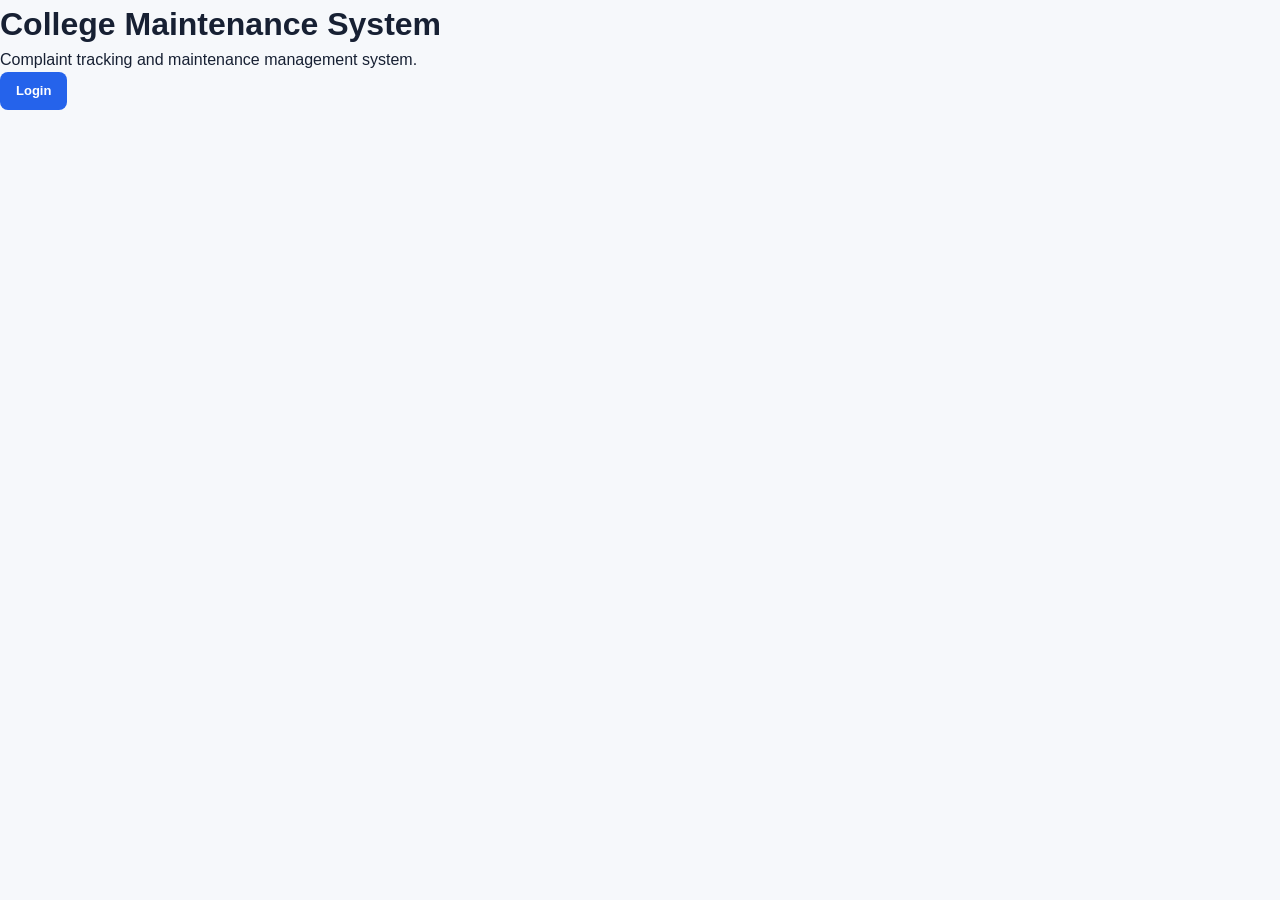
<file: frontend/index.html>
<!DOCTYPE html>
<html lang="en">
<head>
    <meta charset="UTF-8">
    <meta name="viewport" content="width=device-width, initial-scale=1.0">
    <title>College Maintenance System</title>
    <link rel="stylesheet" href="css/style.css">
</head>
<body>

    <main>
        <h1>College Maintenance System</h1>
        <p>Complaint tracking and maintenance management system.</p>

        <button onclick="window.location.href='login.html'">
            Login
        </button>
    </main>

</body>
</html>
</file>
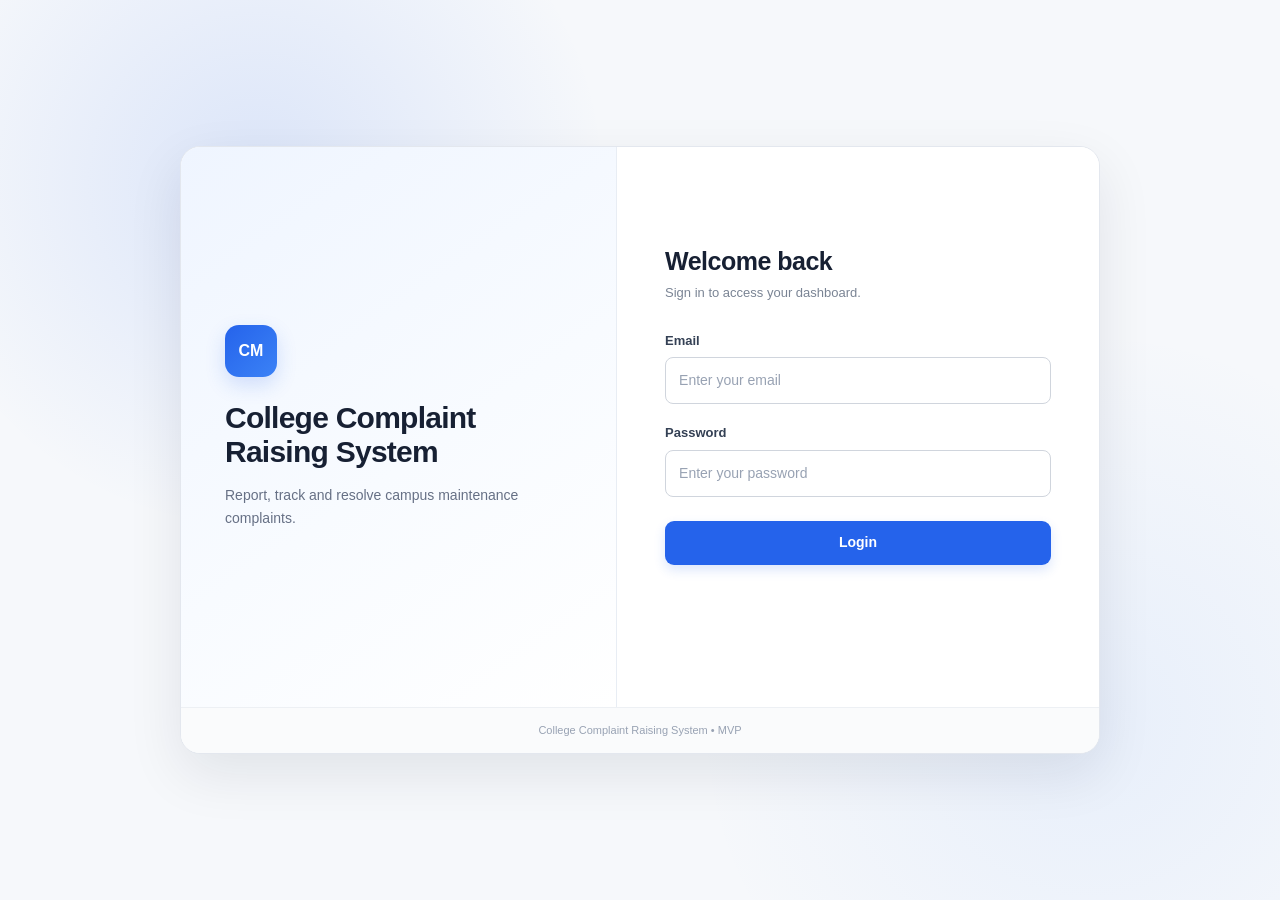
<file: frontend/admin.html>
<!DOCTYPE html>
<html lang="en">
<head>
    <meta charset="UTF-8">
    <meta name="viewport" content="width=device-width, initial-scale=1.0">

    <title>Admin Dashboard | College Maintenance System</title>

    <link rel="stylesheet" href="css/style.css">
</head>

<body class="admin-page">

<header class="admin-topbar">
    <div class="admin-topbar-inner">

        <div class="admin-brand">
            <div class="admin-brand-mark">CM</div>

            <div>
                <h1>College Maintenance System</h1>
                <p>Admin Dashboard</p>
            </div>
        </div>

        <button
            class="admin-btn admin-btn-danger"
            onclick="logout()"
        >
            Logout
        </button>

    </div>
</header>


<main class="admin-dashboard">

    <!-- OVERVIEW -->

    <section class="admin-welcome">
        <div>
            <span class="admin-eyebrow">ADMINISTRATION</span>

            <h2>Overview</h2>

            <p>
                Monitor complaints, services and system activity.
            </p>
        </div>
    </section>


    <!-- STATISTICS -->

    <section class="admin-section">

        <div class="admin-section-title">
            <div>
                <h3>Complaint Overview</h3>
                <p>Current status of all complaints.</p>
            </div>
        </div>

        <div id="stats" class="admin-stat-grid">

            <div class="admin-stat-card admin-stat-primary">
                <span>Total Complaints</span>
                <strong id="total">-</strong>
            </div>

            <div class="admin-stat-card">
                <span>Pending</span>
                <strong id="pending">-</strong>
            </div>

            <div class="admin-stat-card">
                <span>In Progress</span>
                <strong id="inProgress">-</strong>
            </div>

            <div class="admin-stat-card">
                <span>Resolved</span>
                <strong id="resolved">-</strong>
            </div>

            <div class="admin-stat-card">
                <span>Closed</span>
                <strong id="closed">-</strong>
            </div>

            <div class="admin-stat-card admin-stat-alert">
                <span>Escalated</span>
                <strong id="escalated">-</strong>
            </div>

        </div>

    </section>


    <!-- SERVICE BREAKDOWN -->

    <section class="admin-section">

        <div class="admin-section-title">
            <div>
                <h3>Service Breakdown</h3>
                <p>Complaints grouped by service.</p>
            </div>
        </div>

        <div class="admin-service-grid">

            <div class="admin-service-card">
                <div>
                    <span>Electrical</span>
                    <small>Maintenance service</small>
                </div>

                <strong id="electrical">-</strong>
            </div>

            <div class="admin-service-card">
                <div>
                    <span>Plumbing</span>
                    <small>Maintenance service</small>
                </div>

                <strong id="plumbing">-</strong>
            </div>

            <div class="admin-service-card">
                <div>
                    <span>Overdue</span>
                    <small>Requires attention</small>
                </div>

                <strong id="overdue">-</strong>
            </div>

        </div>

    </section>


    <!-- ALL COMPLAINTS -->

    <section class="admin-section">

        <div class="admin-section-header">

            <div class="admin-section-title">
                <div>
                    <h3>All Complaints</h3>
                    <p>Monitor every complaint in the system.</p>
                </div>
            </div>

            <button
                id="loadComplaints"
                class="admin-btn admin-btn-primary"
            >
                Load Complaints
            </button>

        </div>

        <div id="complaints" class="admin-complaints-list"></div>

    </section>


    <!-- USER MANAGEMENT -->

    <section class="admin-section">

        <div class="admin-section-header">

            <div class="admin-section-title">
                <div>
                    <h3>User Management</h3>
                    <p>View registered users and their roles.</p>
                </div>
            </div>

            <button
                id="loadUsers"
                class="admin-btn admin-btn-secondary"
            >
                Load Users
            </button>

        </div>

        <div id="users" class="admin-users"></div>

    </section>

</main>


<script src="js/api.js"></script>
<script src="js/auth.js"></script>
<script src="js/admin.js"></script>

</body>
</html>
</file>
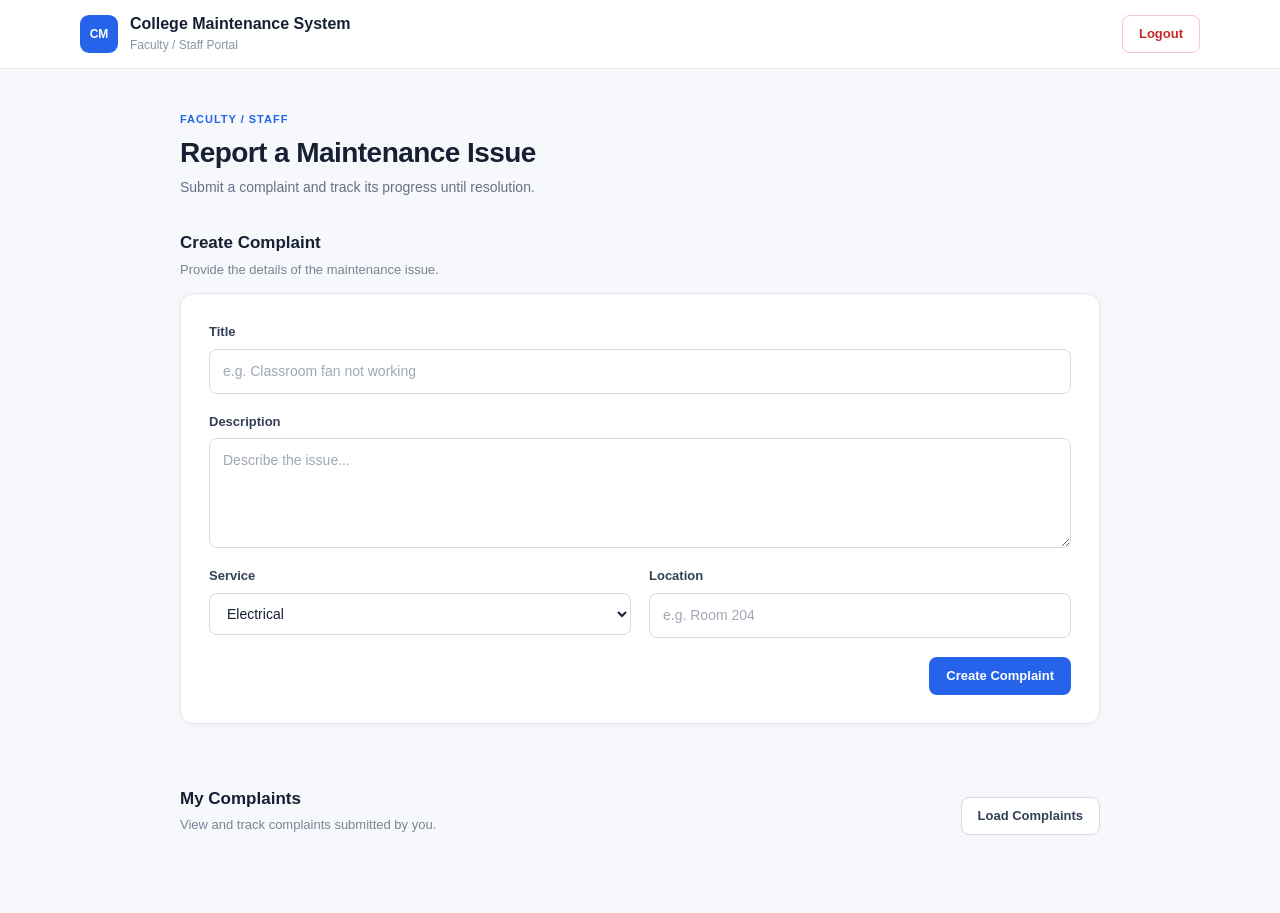
<file: frontend/faculty.html>
<!DOCTYPE html>
<html lang="en">
<head>
    <meta charset="UTF-8">
    <meta name="viewport" content="width=device-width, initial-scale=1.0">

    <title>Faculty / Staff | College Maintenance System</title>

    <link rel="stylesheet" href="css/style.css">
</head>

<body class="faculty-page">

<header class="role-topbar">
    <div class="role-topbar-inner">

        <div class="role-brand">
            <div class="role-brand-mark">CM</div>

            <div>
                <h1>College Maintenance System</h1>
                <p>Faculty / Staff Portal</p>
            </div>
        </div>

        <button
            class="role-btn role-btn-danger"
            onclick="logout()"
        >
            Logout
        </button>

    </div>
</header>


<main class="role-dashboard">

    <!-- WELCOME -->

    <section class="role-welcome">

        <span class="role-eyebrow">FACULTY / STAFF</span>

        <h2>Report a Maintenance Issue</h2>

        <p>
            Submit a complaint and track its progress until resolution.
        </p>

    </section>


    <!-- CREATE COMPLAINT -->

    <section class="role-section">

        <div class="role-section-heading">
            <div>
                <h3>Create Complaint</h3>
                <p>Provide the details of the maintenance issue.</p>
            </div>
        </div>

        <form id="complaintForm" class="complaint-form">

            <div class="form-field">
                <label for="title">Title</label>

                <input
                    type="text"
                    id="title"
                    placeholder="e.g. Classroom fan not working"
                    required
                >
            </div>


            <div class="form-field">
                <label for="description">Description</label>

                <textarea
                    id="description"
                    rows="4"
                    placeholder="Describe the issue..."
                    required
                ></textarea>
            </div>


            <div class="form-row">

                <div class="form-field">
                    <label for="service">Service</label>

                    <select id="service" required>
                        <option value="Electrical">Electrical</option>
                        <option value="Plumbing">Plumbing</option>
                    </select>
                </div>


                <div class="form-field">
                    <label for="location">Location</label>

                    <input
                        type="text"
                        id="location"
                        placeholder="e.g. Room 204"
                        required
                    >
                </div>

            </div>


            <div class="form-actions">

                <button
                    type="submit"
                    class="role-btn role-btn-primary"
                >
                    Create Complaint
                </button>

            </div>

        </form>

        <p id="message" class="role-message"></p>

    </section>


    <!-- MY COMPLAINTS -->

    <section class="role-section">

        <div class="role-section-heading role-section-header">

            <div>
                <h3>My Complaints</h3>

                <p>
                    View and track complaints submitted by you.
                </p>
            </div>

            <button
                id="loadComplaints"
                class="role-btn role-btn-secondary"
            >
                Load Complaints
            </button>

        </div>

        <div id="complaints" class="role-complaints-list"></div>

    </section>

</main>


<script src="js/api.js"></script>
<script src="js/auth.js"></script>
<script src="js/faculty.js"></script>

</body>
</html>
</file>
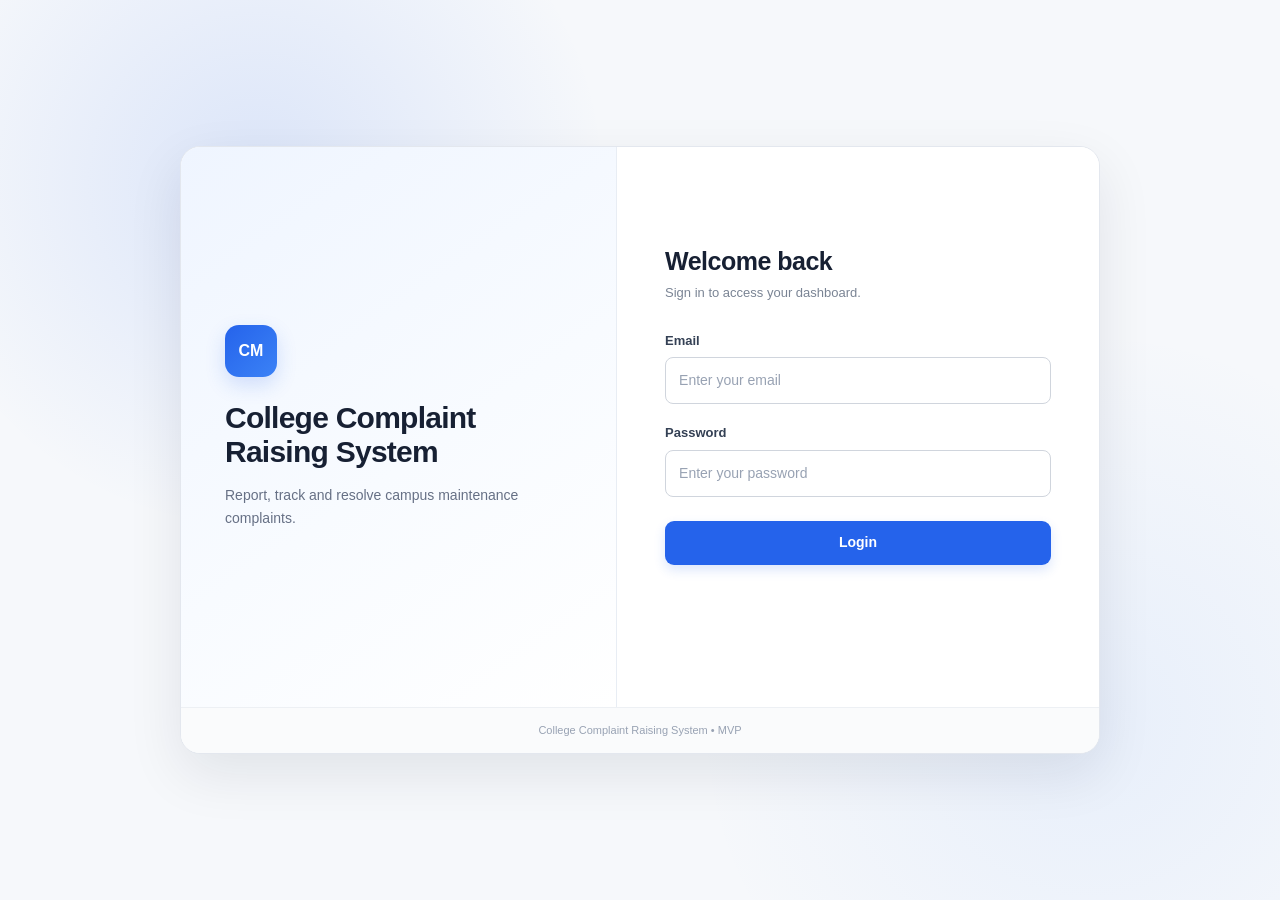
<file: frontend/incharge.html>
<!DOCTYPE html>
<html lang="en">
<head>
    <meta charset="UTF-8">
    <meta name="viewport" content="width=device-width, initial-scale=1.0">

    <title>Service Incharge | College Maintenance System</title>

    <link rel="stylesheet" href="css/style.css">
</head>

<body class="incharge-page">

<header class="role-topbar">

    <div class="role-topbar-inner">

        <div class="role-brand">
            <div class="role-brand-mark">CM</div>

            <div>
                <h1>College Maintenance System</h1>
                <p>Service Incharge Portal</p>
            </div>
        </div>

        <button
            class="role-btn role-btn-danger"
            onclick="logout()"
        >
            Logout
        </button>

    </div>

</header>


<main class="role-dashboard">

    <section class="role-welcome">

        <span class="role-eyebrow">SERVICE INCHARGE</span>

        <h2>Maintenance Operations</h2>

        <p>
            Review service complaints, assign technicians and monitor escalations.
        </p>

    </section>


    <!-- COMPLAINTS -->

    <section class="role-section">

        <div class="role-section-header">

            <div class="role-section-heading">
                <h3>Service Complaints</h3>

                <p>
                    Complaints assigned to your service area.
                </p>
            </div>

            <button
                id="loadComplaints"
                class="role-btn role-btn-primary"
            >
                Load Complaints
            </button>

        </div>


        <p id="message" class="role-message"></p>

        <div
            id="complaints"
            class="role-complaints-list"
        ></div>

    </section>


    <!-- ESCALATED -->

    <section class="role-section">

        <div class="role-section-header">

            <div class="role-section-heading">
                <h3>Escalated Complaints</h3>

                <p>
                    Complaints requiring additional attention.
                </p>
            </div>

            <button
                id="loadEscalated"
                class="role-btn role-btn-secondary"
            >
                Load Escalated
            </button>

        </div>


        <div
            id="escalatedComplaints"
            class="role-complaints-list"
        ></div>

    </section>

</main>


<script src="js/api.js"></script>
<script src="js/auth.js"></script>
<script src="js/incharge.js"></script>

</body>
</html>
</file>
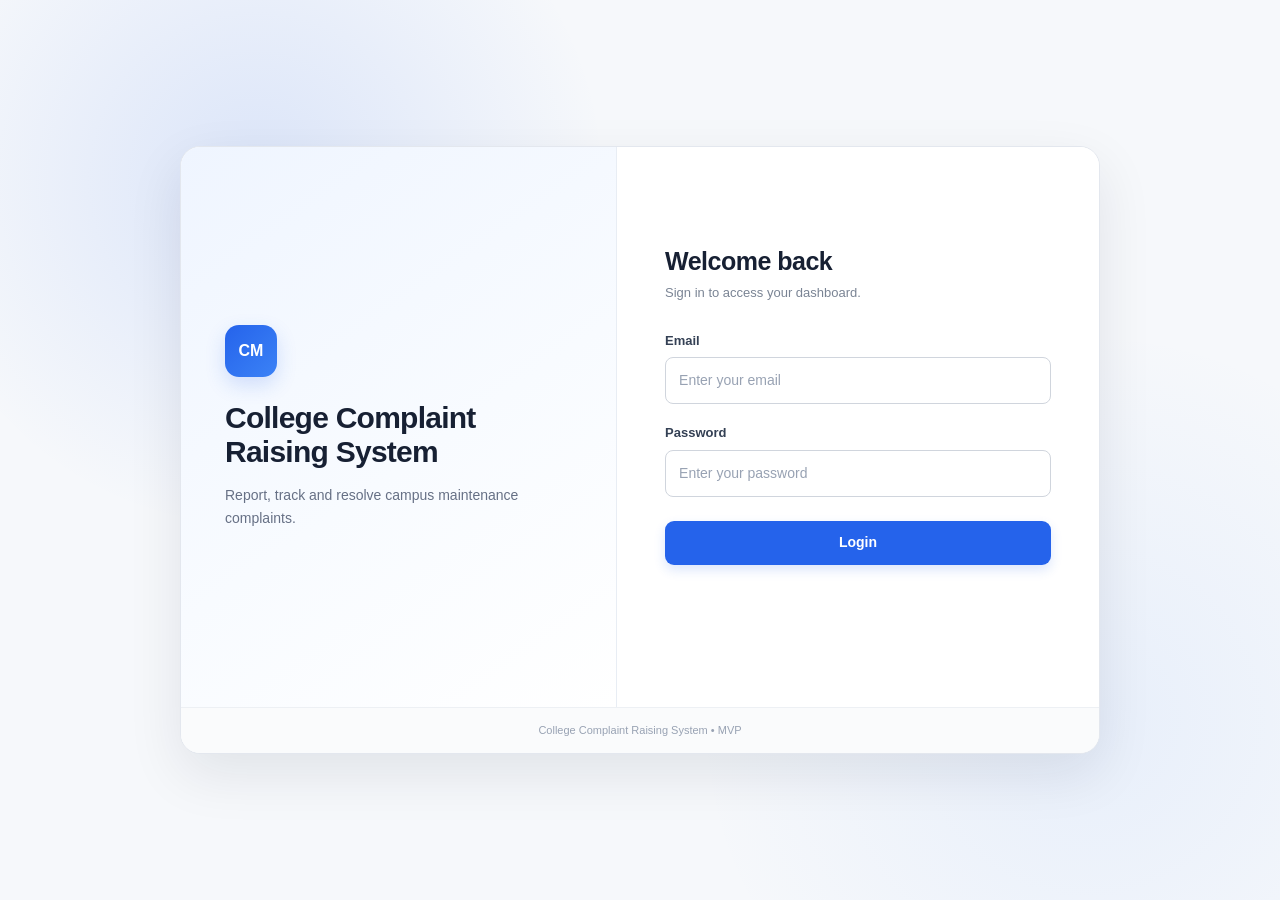
<file: frontend/login.html>
<!DOCTYPE html>
<html lang="en">
<head>
    <meta charset="UTF-8">
    <meta name="viewport" content="width=device-width, initial-scale=1.0">

    <title>Login | College Maintenance System</title>

    <link rel="stylesheet" href="css/style.css">
</head>

<body class="login-page">

    <div class="login-container">

        <div class="login-brand">
            <div class="brand-mark">CM</div>

            <h1>College Complaint Raising System</h1>

            <p>
                Report, track and resolve campus maintenance complaints.
            </p>
        </div>


        <div class="login-card">

            <h2>Welcome back</h2>

            <p class="login-subtitle">
                Sign in to access your dashboard.
            </p>

            <form id="loginForm">

                <label for="email">
                    Email
                </label>

                <input
                    type="email"
                    id="email"
                    placeholder="Enter your email"
                    required
                >


                <label for="password">
                    Password
                </label>

                <input
                    type="password"
                    id="password"
                    placeholder="Enter your password"
                    required
                >


                <button type="submit" class="login-button">
                    Login
                </button>

            </form>

            <p id="message"></p>

        </div>

        <p class="login-footer">
            College Complaint Raising System • MVP
        </p>

    </div>


    <script src="js/api.js"></script>
    <script src="js/auth.js"></script>

</body>
</html>
</file>
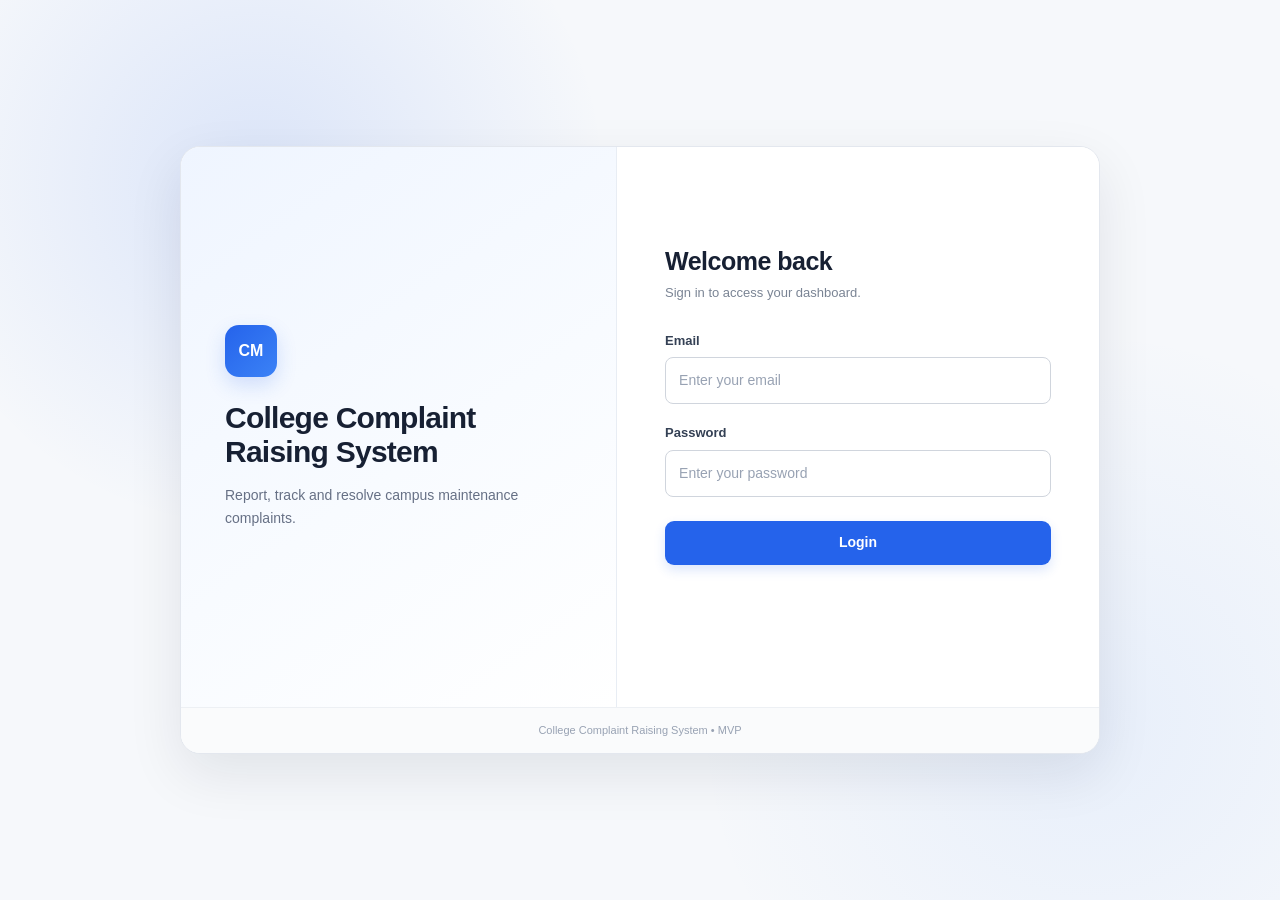
<file: frontend/technician.html>
<!DOCTYPE html>
<html lang="en">

<head>
    <meta charset="UTF-8">
    <meta name="viewport" content="width=device-width, initial-scale=1.0">

    <title>Technician | College Maintenance System</title>

    <link rel="stylesheet" href="css/style.css">
</head>

<body class="technician-page">

    <!-- HEADER -->

    <header class="technician-topbar">

        <div class="technician-topbar-inner">

            <div class="technician-brand">

                <div class="technician-brand-mark">
                    CM
                </div>

                <div>
                    <h1>College Maintenance System</h1>
                    <p>Technician Portal</p>
                </div>

            </div>

            <button
                type="button"
                class="technician-btn technician-btn-danger"
                onclick="logout()"
            >
                Logout
            </button>

        </div>

    </header>


    <!-- MAIN -->

    <main class="technician-dashboard">

        <!-- WELCOME -->

        <section class="technician-welcome">

            <span class="technician-eyebrow">
                TECHNICIAN
            </span>

            <h2>
                Assigned Work
            </h2>

            <p>
                View your assigned maintenance complaints and update their progress.
            </p>

        </section>


        <!-- ASSIGNED COMPLAINTS -->

        <section class="technician-section">

            <div class="technician-section-header">

                <div>
                    <h3>
                        Assigned Complaints
                    </h3>

                    <p>
                        Complaints currently assigned to you.
                    </p>
                </div>

                <button
                    type="button"
                    id="loadComplaints"
                    class="technician-btn technician-btn-primary"
                >
                    Load Assigned Complaints
                </button>

            </div>


            <p
                id="message"
                class="technician-message"
            ></p>


            <div
                id="complaints"
                class="technician-complaints-list"
            ></div>

        </section>

    </main>


    <script src="js/api.js"></script>
    <script src="js/auth.js"></script>
    <script src="js/technician.js"></script>

</body>

</html>
</file>
<file: frontend/css/style.css>
/* =========================================================
   SHARED BASE
========================================================= */

:root {
    --primary: #2563eb;
    --primary-dark: #1d4ed8;

    --text: #172033;
    --text-secondary: #667085;
    --text-muted: #98a2b3;

    --background: #f6f8fb;
    --surface: #ffffff;

    --border: #e4e7ec;
    --border-focus: #93b4f8;

    --success: #15803d;
    --warning: #b45309;
    --danger: #c62828;

    --radius-sm: 8px;
    --radius-md: 12px;
    --radius-lg: 16px;

    --shadow-sm: 0 2px 8px rgba(15, 23, 42, 0.04);
    --shadow-md: 0 8px 24px rgba(15, 23, 42, 0.07);
}

* {
    box-sizing: border-box;
    margin: 0;
    padding: 0;
}

html {
    font-size: 16px;
    scroll-behavior: smooth;
}

body {
    min-height: 100vh;

    font-family:
        Inter,
        -apple-system,
        BlinkMacSystemFont,
        "Segoe UI",
        Roboto,
        Helvetica,
        Arial,
        sans-serif;

    background: var(--background);
    color: var(--text);

    line-height: 1.5;

    -webkit-font-smoothing: antialiased;
    text-rendering: optimizeLegibility;
}

button,
input,
select,
textarea {
    font: inherit;
}

button {
    border: 0;
    cursor: pointer;
}

button:disabled {
    cursor: not-allowed;
    opacity: 0.6;
}

a {
    color: inherit;
    text-decoration: none;
}


/* =========================================================
   SHARED FORMS
========================================================= */

form {
    width: 100%;

    background: var(--surface);

    padding: 28px;

    border: 1px solid var(--border);
    border-radius: var(--radius-lg);

    box-shadow: var(--shadow-sm);
}

label {
    display: block;

    margin-bottom: 7px;

    color: #344054;

    font-size: 13px;
    font-weight: 600;
}

input,
select,
textarea {
    width: 100%;

    display: block;

    padding: 12px 13px;
    margin: 0 0 18px;

    background: var(--surface);
    color: var(--text);

    border: 1px solid #d0d5dd;
    border-radius: var(--radius-sm);

    font-size: 14px;

    outline: none;

    transition:
        border-color 0.15s ease,
        box-shadow 0.15s ease,
        background 0.15s ease;
}

textarea {
    min-height: 110px;
    resize: vertical;
}

input::placeholder,
textarea::placeholder {
    color: var(--text-muted);
}

input:hover,
select:hover,
textarea:hover {
    border-color: #b8c0cc;
}

input:focus,
select:focus,
textarea:focus {
    border-color: var(--border-focus);

    box-shadow:
        0 0 0 3px rgba(37, 99, 235, 0.08);

    background: #ffffff;
}


/* =========================================================
   SHARED BUTTONS
========================================================= */

button {
    min-height: 38px;

    padding: 0 16px;

    border-radius: var(--radius-sm);

    background: var(--primary);
    color: #ffffff;

    font-size: 13px;
    font-weight: 600;

    transition:
        background 0.15s ease,
        border-color 0.15s ease,
        color 0.15s ease,
        transform 0.15s ease,
        box-shadow 0.15s ease;
}

button:hover {
    background: var(--primary-dark);

    transform: translateY(-1px);

    box-shadow:
        0 4px 10px rgba(37, 99, 235, 0.15);
}

button:active {
    transform: translateY(0);
}


/* =========================================================
   SHARED MESSAGE
========================================================= */

#message {
    min-height: 20px;

    margin: 12px 0;

    color: var(--text-secondary);

    font-size: 13px;
    font-weight: 600;
}

/* =========================================================
   LOGIN PAGE
========================================================= */

.login-page {
    min-height: 100vh;

    display: flex;
    align-items: center;
    justify-content: center;

    padding: 32px;

    background:
        radial-gradient(
            circle at 20% 20%,
            rgba(37, 99, 235, 0.13),
            transparent 28%
        ),
        radial-gradient(
            circle at 85% 80%,
            rgba(59, 130, 246, 0.08),
            transparent 30%
        ),
        #f6f8fb;
}

.login-container {
    width: min(100%, 920px);

    display: grid;
    grid-template-columns: 0.95fr 1.05fr;

    align-items: stretch;

    background: #ffffff;

    border: 1px solid #e3e7ee;
    border-radius: 20px;

    overflow: hidden;

    box-shadow:
        0 20px 55px rgba(15, 23, 42, 0.09);
}


/* =========================================================
   BRAND / LEFT PANEL
========================================================= */

.login-brand {
    min-height: 560px;

    padding: 52px 44px;

    display: flex;
    flex-direction: column;
    justify-content: center;

    text-align: left;

    background:
        linear-gradient(
            145deg,
            #eff5ff 0%,
            #f8fbff 55%,
            #ffffff 100%
        );

    border-right: 1px solid #e8edf4;
}

.brand-mark {
    width: 52px;
    height: 52px;

    margin: 0 0 24px;

    display: flex;
    align-items: center;
    justify-content: center;

    border-radius: 14px;

    background: linear-gradient(
        135deg,
        #2563eb,
        #3b82f6
    );

    color: #ffffff;

    font-size: 16px;
    font-weight: 800;

    box-shadow:
        0 8px 20px rgba(37, 99, 235, 0.18);
}

.login-brand h1 {
    max-width: 330px;

    margin: 0;

    color: #172033;

    font-size: 30px;
    line-height: 1.15;
    font-weight: 750;

    letter-spacing: -0.025em;
}

.login-brand p {
    max-width: 330px;

    margin-top: 14px;

    color: #667085;

    font-size: 14px;
    line-height: 1.65;
}


/* =========================================================
   LOGIN FORM PANEL
========================================================= */

.login-card {
    min-height: 560px;

    padding: 52px 48px;

    display: flex;
    flex-direction: column;
    justify-content: center;

    background: #ffffff;

    border: 0;
    border-radius: 0;

    box-shadow: none;

    text-align: left;
}

.login-card h2 {
    margin: 0;

    color: #172033;

    font-size: 25px;
    line-height: 1.2;
    font-weight: 750;

    letter-spacing: -0.02em;
}

.login-subtitle {
    margin-top: 7px;
    margin-bottom: 28px;

    color: #7a8494;

    font-size: 13px;
}


/* =========================================================
   FORM
========================================================= */

.login-card form {
    width: 100%;

    padding: 0;

    background: transparent;

    border: 0;
    border-radius: 0;

    box-shadow: none;
}

.login-card label {
    display: block;

    margin-bottom: 7px;

    color: #344054;

    font-size: 13px;
    font-weight: 600;
}

.login-card input {
    width: 100%;

    margin: 0 0 19px;

    padding: 12px 13px;

    background: #ffffff;

    border: 1px solid #d0d5dd;
    border-radius: 8px;

    color: #172033;

    font-size: 14px;
}

.login-card input:focus {
    border-color: #7aa2f7;

    box-shadow:
        0 0 0 3px rgba(37, 99, 235, 0.09);
}


/* =========================================================
   LOGIN BUTTON
========================================================= */

.login-button {
    width: 100%;

    min-height: 44px;

    margin-top: 5px;

    border-radius: 9px;

    background: #2563eb;

    color: #ffffff;

    font-size: 14px;
    font-weight: 650;

    box-shadow:
        0 5px 12px rgba(37, 99, 235, 0.16);
}

.login-button:hover {
    background: #1d4ed8;
}


/* =========================================================
   LOGIN MESSAGE
========================================================= */

.login-card #message {
    min-height: 20px;

    margin-top: 12px;

    text-align: center;

    color: #667085;

    font-size: 13px;
}


/* =========================================================
   FOOTER
========================================================= */

.login-footer {
    grid-column: 1 / -1;

    margin: 0;

    padding: 14px 20px;

    text-align: center;

    background: #fafbfc;

    border-top: 1px solid #edf0f4;

    color: #98a2b3;

    font-size: 11px;
}


/* =========================================================
   RESPONSIVE
========================================================= */

@media (max-width: 760px) {

    .login-page {
        padding: 20px;
    }

    .login-container {
        grid-template-columns: 1fr;

        max-width: 450px;
    }

    .login-brand {
        min-height: auto;

        padding: 34px 30px;

        border-right: 0;
        border-bottom: 1px solid #e8edf4;
    }

    .login-brand h1 {
        font-size: 26px;
    }

    .login-card {
        min-height: auto;

        padding: 34px 30px;
    }
}

@media (max-width: 420px) {

    .login-page {
        padding: 14px;
    }

    .login-brand,
    .login-card {
        padding-left: 22px;
        padding-right: 22px;
    }
}


/* =========================================================
   ADMIN DESIGN SYSTEM
========================================================= */

.admin-page {
    --admin-primary: #2563eb;
    --admin-primary-dark: #1d4ed8;

    --admin-danger: #dc2626;
    --admin-success: #15803d;
    --admin-warning: #b45309;

    --admin-text: #172033;
    --admin-text-secondary: #667085;
    --admin-text-muted: #98a2b3;

    --admin-bg: #f6f8fb;
    --admin-surface: #ffffff;

    --admin-border: #e4e7ec;
    --admin-border-soft: #eef1f5;

    --admin-radius: 14px;

    --admin-shadow:
        0 2px 8px rgba(15, 23, 42, 0.035);
}


/* =========================================================
   ADMIN HEADER
========================================================= */

.admin-topbar {
    background: #ffffff;
    border-bottom: 1px solid var(--admin-border);
}

.admin-topbar-inner {
    width: min(1160px, calc(100% - 56px));
    min-height: 70px;

    margin: 0 auto;

    display: flex;
    align-items: center;
    justify-content: space-between;
}

.admin-brand {
    display: flex;
    align-items: center;
    gap: 12px;
}

.admin-brand-mark {
    width: 38px;
    height: 38px;

    display: flex;
    align-items: center;
    justify-content: center;

    border-radius: 10px;

    background: var(--admin-primary);
    color: #ffffff;

    font-size: 12px;
    font-weight: 800;
    letter-spacing: 0.02em;
}

.admin-brand h1 {
    margin: 0;

    color: var(--admin-text);

    font-size: 15px;
    line-height: 1.25;
    font-weight: 700;
}

.admin-brand p {
    margin: 3px 0 0;

    color: var(--admin-text-muted);

    font-size: 12px;
}


/* =========================================================
   ADMIN PAGE LAYOUT
========================================================= */

.admin-dashboard {
    width: min(1160px, calc(100% - 56px));

    margin: 0 auto;

    padding: 42px 0 64px;
}


/* =========================================================
   ADMIN WELCOME
========================================================= */

.admin-welcome {
    margin-bottom: 34px;
}

.admin-eyebrow {
    display: block;

    margin-bottom: 8px;

    color: var(--admin-primary);

    font-size: 10px;
    font-weight: 800;

    letter-spacing: 0.12em;
}

.admin-welcome h2 {
    margin: 0;

    color: var(--admin-text);

    font-size: 30px;
    line-height: 1.15;
    font-weight: 750;

    letter-spacing: -0.025em;
}

.admin-welcome p {
    margin: 8px 0 0;

    color: var(--admin-text-secondary);

    font-size: 14px;
}


/* =========================================================
   ADMIN SECTIONS
========================================================= */

.admin-section {
    width: 100%;
    margin-top: 38px;
}

.admin-section:first-of-type {
    margin-top: 0;
}

.admin-section-title h3 {
    margin: 0;

    color: var(--admin-text);

    font-size: 17px;
    line-height: 1.3;
    font-weight: 700;
}

.admin-section-title p {
    margin: 5px 0 0;

    color: var(--admin-text-secondary);

    font-size: 13px;
}

.admin-section-header {
    display: flex;
    align-items: flex-end;
    justify-content: space-between;

    gap: 24px;

    margin-bottom: 16px;
}


/* =========================================================
   ADMIN BUTTONS
========================================================= */

.admin-btn {
    min-height: 38px;

    padding: 0 15px;

    border: 1px solid transparent;
    border-radius: 8px;

    display: inline-flex;
    align-items: center;
    justify-content: center;

    font-size: 13px;
    font-weight: 600;

    white-space: nowrap;

    cursor: pointer;

    transition:
        background 0.15s ease,
        border-color 0.15s ease,
        color 0.15s ease,
        transform 0.15s ease,
        box-shadow 0.15s ease;
}

.admin-btn:hover {
    transform: translateY(-1px);
}

.admin-btn-primary {
    background: var(--admin-primary);
    color: #ffffff;

    box-shadow:
        0 3px 8px rgba(37, 99, 235, 0.16);
}

.admin-btn-primary:hover {
    background: var(--admin-primary-dark);
}

.admin-btn-secondary {
    background: #ffffff;
    color: #344054;

    border-color: #d0d5dd;
}

.admin-btn-secondary:hover {
    background: #f8fafc;
    border-color: #b8c0cc;
}

.admin-btn-danger {
    min-height: 36px;

    background: #ffffff;
    color: var(--admin-danger);

    border-color: #f1c7c7;
}

.admin-btn-danger:hover {
    background: #fff5f5;
    border-color: #e6aaaa;
}


/* =========================================================
   KPI / STATISTICS
========================================================= */

.admin-stat-grid {
    display: grid;

    grid-template-columns:
        repeat(6, minmax(0, 1fr));

    gap: 12px;
}

.admin-stat-card {
    min-width: 0;

    min-height: 108px;

    padding: 18px 18px 17px;

    background: #ffffff;

    border: 1px solid var(--admin-border);

    border-radius: var(--admin-radius);

    display: flex;
    flex-direction: column;
    justify-content: space-between;

    box-shadow: var(--admin-shadow);

    transition:
        transform 0.15s ease,
        border-color 0.15s ease,
        box-shadow 0.15s ease;
}

.admin-stat-card:hover {
    transform: translateY(-2px);

    border-color: #cfd8e6;

    box-shadow:
        0 6px 18px rgba(15, 23, 42, 0.06);
}

.admin-stat-card span {
    color: var(--admin-text-muted);

    font-size: 12px;
    font-weight: 600;
}

.admin-stat-card strong {
    margin-top: 14px;

    color: var(--admin-text);

    font-size: 28px;
    line-height: 1;
    font-weight: 750;

    letter-spacing: -0.02em;
}

.admin-stat-primary {
    border-top: 3px solid var(--admin-primary);
}

.admin-stat-primary strong {
    color: var(--admin-primary);
}

.admin-stat-alert {
    border-top: 3px solid var(--admin-danger);
}

.admin-stat-alert strong {
    color: var(--admin-danger);
}


/* =========================================================
   SERVICE BREAKDOWN
========================================================= */

.admin-service-grid {
    display: grid;

    grid-template-columns:
        repeat(3, minmax(0, 1fr));

    gap: 12px;
}

.admin-service-card {
    min-height: 84px;

    padding: 17px 19px;

    background: #ffffff;

    border: 1px solid var(--admin-border);

    border-radius: var(--admin-radius);

    display: flex;
    align-items: center;
    justify-content: space-between;

    box-shadow: var(--admin-shadow);
}

.admin-service-card span {
    display: block;

    color: var(--admin-text);

    font-size: 14px;
    font-weight: 650;
}

.admin-service-card small {
    display: block;

    margin-top: 4px;

    color: var(--admin-text-muted);

    font-size: 11px;
}

.admin-service-card strong {
    color: var(--admin-primary);

    font-size: 24px;
    line-height: 1;

    font-weight: 750;
}


/* =========================================================
   COMPLAINT LIST
========================================================= */

.admin-complaints-list {
    display: flex;
    flex-direction: column;

    gap: 10px;
}

.admin-complaints-list > div {
    position: relative;

    padding: 18px 20px;

    background: #ffffff;

    border: 1px solid var(--admin-border);

    border-radius: var(--admin-radius);

    box-shadow: var(--admin-shadow);

    transition:
        border-color 0.15s ease,
        box-shadow 0.15s ease;
}

.admin-complaints-list > div:hover {
    border-color: #c8d6ee;

    box-shadow:
        0 5px 15px rgba(15, 23, 42, 0.055);
}

.admin-complaints-list h3 {
    margin: 0 0 9px;

    color: var(--admin-text);

    font-size: 15px;
    line-height: 1.3;
    font-weight: 700;
}

.admin-complaints-list p {
    margin: 4px 0;

    color: var(--admin-text-secondary);

    font-size: 13px;
    line-height: 1.5;
}

.admin-complaints-list p:last-of-type {
    margin-bottom: 0;
}

/* admin.js inserts HR between complaint cards */

.admin-complaints-list hr {
    display: none;
}


/* =========================================================
   USER MANAGEMENT
========================================================= */

.admin-users {
    width: 100%;

    background: #ffffff;

    border: 1px solid var(--admin-border);

    border-radius: var(--admin-radius);

    overflow-x: auto;

    box-shadow: var(--admin-shadow);
}

.admin-users .user-table-wrapper {
    width: 100%;
}

.admin-users .user-table {
    width: 100%;

    min-width: 640px;

    border-collapse: collapse;

    font-size: 13px;
}

.admin-users .user-table th {
    padding: 13px 18px;

    text-align: left;

    background: #f8fafc;

    color: var(--admin-text-muted);

    font-size: 10.5px;
    font-weight: 750;

    letter-spacing: 0.08em;
    text-transform: uppercase;

    border-bottom: 1px solid var(--admin-border);
}

.admin-users .user-table td {
    padding: 14px 18px;

    color: var(--admin-text);

    border-bottom: 1px solid var(--admin-border-soft);

    vertical-align: middle;
}

.admin-users .user-table tbody tr:last-child td {
    border-bottom: none;
}

.admin-users .user-table tbody tr:hover {
    background: #fbfcfe;
}


/* =========================================================
   EMPTY STATES
========================================================= */

.admin-complaints-list:empty::before,
.admin-users:empty::before {
    content: "Nothing to show yet.";

    display: block;

    padding: 36px 20px;

    color: var(--admin-text-muted);

    font-size: 13px;

    text-align: center;
}


/* =========================================================
   RESPONSIVE
========================================================= */

@media (max-width: 1050px) {

    .admin-stat-grid {
        grid-template-columns:
            repeat(3, minmax(0, 1fr));
    }
}

@media (max-width: 720px) {

    .admin-topbar-inner,
    .admin-dashboard {
        width: min(100% - 32px, 1160px);
    }

    .admin-dashboard {
        padding-top: 30px;
    }

    .admin-welcome h2 {
        font-size: 25px;
    }

    .admin-stat-grid {
        grid-template-columns:
            repeat(2, minmax(0, 1fr));
    }

    .admin-service-grid {
        grid-template-columns: 1fr;
    }

    .admin-section-header {
        align-items: flex-start;
        flex-direction: column;
    }
}

@media (max-width: 460px) {

    .admin-stat-grid {
        grid-template-columns: 1fr;
    }

    .admin-brand h1 {
        font-size: 14px;
    }

    .admin-brand p {
        font-size: 11px;
    }

    .admin-topbar-inner {
        min-height: 62px;
    }
}

/* =========================================================
   FACULTY / STAFF DASHBOARD
========================================================= */

.faculty-page {
    background: #f6f8fb;
    color: #172033;
}

/* -------------------------
   HEADER
------------------------- */

.faculty-page .role-topbar {
    background: #ffffff;
    border-bottom: 1px solid #e6eaf0;
}

.faculty-page .role-topbar-inner {
    width: min(1120px, calc(100% - 48px));
    min-height: 68px;
    margin: 0 auto;

    display: flex;
    align-items: center;
    justify-content: space-between;
}

.faculty-page .role-brand {
    display: flex;
    align-items: center;
    gap: 12px;
}

.faculty-page .role-brand-mark {
    width: 38px;
    height: 38px;

    display: flex;
    align-items: center;
    justify-content: center;

    border-radius: 9px;

    background: #2563eb;
    color: #ffffff;

    font-size: 12px;
    font-weight: 700;
}

.faculty-page .role-brand h1 {
    margin: 0;

    font-size: 16px;
    line-height: 1.2;
    font-weight: 700;

    color: #172033;
}

.faculty-page .role-brand p {
    margin: 3px 0 0;

    font-size: 12px;

    color: #8a94a6;
}

/* -------------------------
   PAGE CONTAINER
------------------------- */

.faculty-page .role-dashboard {
    width: min(920px, calc(100% - 48px));
    margin: 0 auto;

    padding: 42px 0 64px;
}

/* -------------------------
   WELCOME
------------------------- */

.faculty-page .role-welcome {
    margin-bottom: 32px;
}

.faculty-page .role-eyebrow {
    display: block;

    margin-bottom: 8px;

    color: #2563eb;

    font-size: 11px;
    font-weight: 700;
    letter-spacing: 0.09em;
}

.faculty-page .role-welcome h2 {
    margin: 0;

    color: #172033;

    font-size: 28px;
    line-height: 1.2;
    font-weight: 700;
    letter-spacing: -0.02em;
}

.faculty-page .role-welcome p {
    margin: 8px 0 0;

    color: #667085;

    font-size: 14px;
}

/* -------------------------
   SECTIONS
------------------------- */

.faculty-page .role-section {
    margin-top: 30px;
}

.faculty-page .role-section:first-of-type {
    margin-top: 0;
}

.faculty-page .role-section-heading {
    margin-bottom: 14px;
}

.faculty-page .role-section-heading h3 {
    margin: 0;

    color: #172033;

    font-size: 17px;
    font-weight: 700;
}

.faculty-page .role-section-heading p {
    margin: 4px 0 0;

    color: #7a8494;

    font-size: 13px;
}

/* -------------------------
   FORM CARD
------------------------- */

.faculty-page .complaint-form {
    width: 100%;

    padding: 28px;

    background: #ffffff;

    border: 1px solid #e3e8ef;
    border-radius: 14px;

    box-shadow: 0 2px 10px rgba(15, 23, 42, 0.035);
}

/* -------------------------
   FORM FIELDS
------------------------- */

.faculty-page .form-field {
    width: 100%;
    margin-bottom: 18px;
}

.faculty-page .form-field:last-child {
    margin-bottom: 0;
}

.faculty-page .complaint-form label {
    display: block;

    margin-bottom: 7px;

    color: #344054;

    font-size: 13px;
    font-weight: 600;
}

.faculty-page .complaint-form input,
.faculty-page .complaint-form select,
.faculty-page .complaint-form textarea {
    width: 100%;

    display: block;

    margin: 0;

    padding: 11px 13px;

    background: #ffffff;

    border: 1px solid #d5dbe4;
    border-radius: 8px;

    color: #172033;

    font-family: inherit;
    font-size: 14px;

    outline: none;

    transition:
        border-color 0.15s ease,
        box-shadow 0.15s ease;
}

.faculty-page .complaint-form textarea {
    min-height: 110px;
    resize: vertical;
}

.faculty-page .complaint-form input::placeholder,
.faculty-page .complaint-form textarea::placeholder {
    color: #a0a8b5;
}

.faculty-page .complaint-form input:focus,
.faculty-page .complaint-form select:focus,
.faculty-page .complaint-form textarea:focus {
    border-color: #7aa2f7;

    box-shadow:
        0 0 0 3px rgba(37, 99, 235, 0.09);
}

/* -------------------------
   TWO-COLUMN ROW
------------------------- */

.faculty-page .form-row {
    width: 100%;

    display: grid;
    grid-template-columns: 1fr 1fr;

    column-gap: 18px;
}

.faculty-page .form-row .form-field {
    min-width: 0;
}

/* -------------------------
   FORM ACTIONS
------------------------- */

.faculty-page .form-actions {
    display: flex;
    justify-content: flex-end;

    margin-top: 4px;
}

.faculty-page .role-btn {
    min-height: 38px;

    padding: 0 16px;

    border-radius: 8px;

    border: 1px solid transparent;

    font-family: inherit;
    font-size: 13px;
    font-weight: 600;

    cursor: pointer;

    transition:
        background 0.15s ease,
        border-color 0.15s ease,
        transform 0.15s ease;
}

.faculty-page .role-btn:hover {
    transform: translateY(-1px);
}

.faculty-page .role-btn-primary {
    background: #2563eb;
    color: #ffffff;
}

.faculty-page .role-btn-primary:hover {
    background: #1d4ed8;
}

.faculty-page .role-btn-secondary {
    background: #ffffff;
    color: #344054;
    border-color: #d5dbe4;
}

.faculty-page .role-btn-secondary:hover {
    background: #f8fafc;
}

.faculty-page .role-btn-danger {
    background: #ffffff;
    color: #c62828;
    border-color: #f1c7c7;
}

.faculty-page .role-btn-danger:hover {
    background: #fff5f5;
}

/* -------------------------
   MESSAGE
------------------------- */

.faculty-page .role-message {
    min-height: 20px;

    margin: 10px 2px 0;

    color: #475467;

    font-size: 13px;
    font-weight: 600;
}

/* -------------------------
   MY COMPLAINTS HEADER
------------------------- */

.faculty-page .role-section-header {
    display: flex;
    align-items: flex-end;
    justify-content: space-between;

    gap: 24px;

    margin-bottom: 14px;
}

/* -------------------------
   COMPLAINT LIST
------------------------- */

.faculty-page .role-complaints-list {
    width: 100%;

    display: flex;
    flex-direction: column;

    gap: 10px;
}

.faculty-page .role-complaints-list > div {
    width: 100%;

    padding: 18px 20px;

    background: #ffffff;

    border: 1px solid #e3e8ef;
    border-radius: 12px;

    box-shadow: 0 2px 8px rgba(15, 23, 42, 0.03);
}

.faculty-page .role-complaints-list > div:hover {
    border-color: #c9d8f5;
}

.faculty-page .role-complaints-list h3 {
    margin: 0 0 8px;

    color: #172033;

    font-size: 15px;
    font-weight: 700;
}

.faculty-page .role-complaints-list p {
    margin: 4px 0;

    color: #667085;

    font-size: 13px;
    line-height: 1.5;
}

.faculty-page .role-complaints-list hr {
    display: none;
}

/* -------------------------
   RESPONSIVE
------------------------- */

@media (max-width: 720px) {

    .faculty-page .role-topbar-inner {
        width: min(100% - 32px, 1120px);
    }

    .faculty-page .role-dashboard {
        width: min(100% - 32px, 920px);
        padding-top: 30px;
    }

    .faculty-page .form-row {
        grid-template-columns: 1fr;
        gap: 0;
    }

    .faculty-page .role-section-header {
        align-items: flex-start;
        flex-direction: column;
        gap: 12px;
    }
}

@media (max-width: 480px) {

    .faculty-page .role-brand h1 {
        font-size: 14px;
    }

    .faculty-page .role-brand p {
        font-size: 11px;
    }

    .faculty-page .role-brand-mark {
        width: 34px;
        height: 34px;
    }

    .faculty-page .role-welcome h2 {
        font-size: 24px;
    }

    .faculty-page .complaint-form {
        padding: 20px;
    }

    .faculty-page .form-actions {
        justify-content: stretch;
    }

    .faculty-page .form-actions .role-btn {
        width: 100%;
    }
}

/* =========================================================
   INCHARGE DASHBOARD
========================================================= */

.incharge-page {
    background: #f6f8fb;
}


/* =========================================================
   HEADER
========================================================= */

.incharge-page .role-topbar {
    background: #ffffff;
    border-bottom: 1px solid #e4e7ec;
}

.incharge-page .role-topbar-inner {
    width: min(1160px, calc(100% - 56px));
    min-height: 70px;

    margin: 0 auto;

    display: flex;
    align-items: center;
    justify-content: space-between;
}

.incharge-page .role-brand {
    display: flex;
    align-items: center;
    gap: 12px;
}

.incharge-page .role-brand-mark {
    width: 38px;
    height: 38px;

    display: flex;
    align-items: center;
    justify-content: center;

    border-radius: 10px;

    background: #2563eb;
    color: white;

    font-size: 12px;
    font-weight: 800;
}

.incharge-page .role-brand h1 {
    color: #172033;
    font-size: 15px;
    font-weight: 700;
    line-height: 1.2;
}

.incharge-page .role-brand p {
    margin-top: 3px;
    color: #98a2b3;
    font-size: 12px;
}


/* =========================================================
   PAGE
========================================================= */

.incharge-page .role-dashboard {
    width: min(1040px, calc(100% - 56px));

    margin: 0 auto;

    padding: 42px 0 64px;
}


/* =========================================================
   WELCOME
========================================================= */

.incharge-page .role-welcome {
    margin-bottom: 36px;
}

.incharge-page .role-eyebrow {
    display: block;

    margin-bottom: 8px;

    color: #2563eb;

    font-size: 10px;
    font-weight: 800;

    letter-spacing: 0.12em;
}

.incharge-page .role-welcome h2 {
    color: #172033;

    font-size: 30px;
    line-height: 1.15;
    font-weight: 750;

    letter-spacing: -0.025em;
}

.incharge-page .role-welcome p {
    margin-top: 8px;

    color: #667085;

    font-size: 14px;
}


/* =========================================================
   SECTIONS
========================================================= */

.incharge-page .role-section {
    margin-top: 38px;
}

.incharge-page .role-section:first-of-type {
    margin-top: 0;
}

.incharge-page .role-section-header {
    display: flex;
    align-items: flex-end;
    justify-content: space-between;

    gap: 24px;

    margin-bottom: 16px;
}

.incharge-page .role-section-heading h3 {
    color: #172033;

    font-size: 17px;
    font-weight: 700;
}

.incharge-page .role-section-heading p {
    margin-top: 5px;

    color: #667085;

    font-size: 13px;
}


/* =========================================================
   BUTTONS
========================================================= */

.incharge-page .role-btn {
    min-height: 38px;

    padding: 0 15px;

    border-radius: 8px;

    font-size: 13px;
    font-weight: 600;

    white-space: nowrap;

    cursor: pointer;
}

.incharge-page .role-btn-primary {
    background: #2563eb;
    color: white;

    box-shadow:
        0 3px 8px rgba(37, 99, 235, 0.14);
}

.incharge-page .role-btn-primary:hover {
    background: #1d4ed8;
}

.incharge-page .role-btn-secondary {
    background: white;

    color: #344054;

    border: 1px solid #d0d5dd;
}

.incharge-page .role-btn-secondary:hover {
    background: #f8fafc;
}

.incharge-page .role-btn-danger {
    background: white;

    color: #c62828;

    border: 1px solid #f1c7c7;
}

.incharge-page .role-btn-danger:hover {
    background: #fff5f5;
}


/* =========================================================
   MESSAGE
========================================================= */

.incharge-page .role-message {
    min-height: 20px;

    margin: 4px 0 10px;

    color: #667085;

    font-size: 13px;
}


/* =========================================================
   COMPLAINT CARDS
========================================================= */

.incharge-page .role-complaints-list {
    display: flex;

    flex-direction: column;

    gap: 10px;
}

.incharge-page .role-complaints-list > div {
    background: white;

    padding: 19px 21px;

    border: 1px solid #e4e7ec;

    border-radius: 13px;

    box-shadow:
        0 2px 8px rgba(15, 23, 42, 0.035);

    transition:
        border-color 0.15s ease,
        box-shadow 0.15s ease;
}

.incharge-page .role-complaints-list > div:hover {
    border-color: #cbd8ef;

    box-shadow:
        0 5px 16px rgba(15, 23, 42, 0.055);
}

.incharge-page .role-complaints-list h3 {
    margin-bottom: 9px;

    color: #172033;

    font-size: 15px;
    font-weight: 700;
}

.incharge-page .role-complaints-list p {
    margin: 4px 0;

    color: #667085;

    font-size: 13px;
    line-height: 1.5;
}

.incharge-page .role-complaints-list input {
    width: min(340px, 100%);

    display: inline-block;

    margin: 12px 8px 0 0;

    vertical-align: middle;
}

.incharge-page .role-complaints-list button {
    min-height: 36px;

    margin-top: 8px;

    padding: 0 14px;

    border-radius: 8px;

    font-size: 12.5px;
    font-weight: 600;
}


/* Hide old HR separators generated by JS */

.incharge-page .role-complaints-list hr {
    display: none;
}


/* =========================================================
   RESPONSIVE
========================================================= */

@media (max-width: 700px) {

    .incharge-page .role-topbar-inner,
    .incharge-page .role-dashboard {
        width: min(100% - 32px, 1040px);
    }

    .incharge-page .role-section-header {
        align-items: flex-start;

        flex-direction: column;

        gap: 12px;
    }

    .incharge-page .role-welcome h2 {
        font-size: 25px;
    }
}

/* =========================================================
   TECHNICIAN DASHBOARD
========================================================= */

.technician-page {
    background: #f6f8fb;
}


/* =========================================================
   HEADER
========================================================= */

.technician-page .technician-topbar {
    background: #ffffff;
    border-bottom: 1px solid #e4e7ec;
}

.technician-page .technician-topbar-inner {
    width: min(1160px, calc(100% - 56px));
    min-height: 70px;

    margin: 0 auto;

    display: flex;
    align-items: center;
    justify-content: space-between;
}

.technician-page .technician-brand {
    display: flex;
    align-items: center;
    gap: 12px;
}

.technician-page .technician-brand-mark {
    width: 38px;
    height: 38px;

    display: flex;
    align-items: center;
    justify-content: center;

    border-radius: 10px;

    background: #2563eb;
    color: #ffffff;

    font-size: 12px;
    font-weight: 800;
}

.technician-page .technician-brand h1 {
    color: #172033;
    font-size: 15px;
    font-weight: 700;
    line-height: 1.2;
}

.technician-page .technician-brand p {
    margin-top: 3px;
    color: #98a2b3;
    font-size: 12px;
}


/* =========================================================
   PAGE
========================================================= */

.technician-page .technician-dashboard {
    width: min(1040px, calc(100% - 56px));

    margin: 0 auto;

    padding: 42px 0 64px;
}


/* =========================================================
   WELCOME
========================================================= */

.technician-page .technician-welcome {
    margin-bottom: 36px;
}

.technician-page .technician-eyebrow {
    display: block;

    margin-bottom: 8px;

    color: #2563eb;

    font-size: 10px;
    font-weight: 800;

    letter-spacing: 0.12em;
}

.technician-page .technician-welcome h2 {
    color: #172033;

    font-size: 30px;
    line-height: 1.15;
    font-weight: 750;

    letter-spacing: -0.025em;
}

.technician-page .technician-welcome p {
    margin-top: 8px;

    color: #667085;

    font-size: 14px;
}


/* =========================================================
   SECTION
========================================================= */

.technician-page .technician-section {
    margin-top: 0;
}

.technician-page .technician-section-header {
    display: flex;
    align-items: flex-end;
    justify-content: space-between;

    gap: 24px;

    margin-bottom: 16px;
}


/* =========================================================
   BUTTONS
========================================================= */

.technician-page .technician-btn {
    min-height: 38px;

    padding: 0 15px;

    border-radius: 8px;

    font-size: 13px;
    font-weight: 600;

    white-space: nowrap;

    cursor: pointer;
}

.technician-page .technician-btn-primary {
    background: #2563eb;
    color: white;

    box-shadow:
        0 3px 8px rgba(37, 99, 235, 0.14);
}

.technician-page .technician-btn-primary:hover {
    background: #1d4ed8;
}

.technician-page .technician-btn-danger {
    background: white;

    color: #c62828;

    border: 1px solid #f1c7c7;
}

.technician-page .technician-btn-danger:hover {
    background: #fff5f5;
}


/* =========================================================
   SECTION HEADING
========================================================= */

.technician-page .technician-section-header h3 {
    color: #172033;

    font-size: 17px;
    font-weight: 700;
}

.technician-page .technician-section-header p {
    margin-top: 5px;

    color: #667085;

    font-size: 13px;
}


/* =========================================================
   MESSAGE
========================================================= */

.technician-page .technician-message {
    min-height: 20px;

    margin: 4px 0 10px;

    color: #667085;

    font-size: 13px;
}


/* =========================================================
   COMPLAINT CARDS
========================================================= */

.technician-page .technician-complaints-list {
    display: flex;

    flex-direction: column;

    gap: 10px;
}

.technician-page .technician-complaints-list > div {
    background: #ffffff;

    padding: 20px 22px;

    border: 1px solid #e4e7ec;

    border-radius: 13px;

    box-shadow:
        0 2px 8px rgba(15, 23, 42, 0.035);

    transition:
        border-color 0.15s ease,
        box-shadow 0.15s ease;
}

.technician-page .technician-complaints-list > div:hover {
    border-color: #cbd8ef;

    box-shadow:
        0 5px 16px rgba(15, 23, 42, 0.055);
}

.technician-page .technician-complaints-list h3 {
    margin-bottom: 9px;

    color: #172033;

    font-size: 15px;
    font-weight: 700;
}

.technician-page .technician-complaints-list p {
    margin: 4px 0;

    color: #667085;

    font-size: 13px;
    line-height: 1.5;
}

.technician-page .technician-complaints-list hr {
    display: none;
}


/* =========================================================
   ACTION BUTTONS INSIDE COMPLAINTS
========================================================= */

.technician-page .technician-complaints-list button {
    min-height: 36px;

    margin-top: 12px;

    padding: 0 14px;

    border-radius: 8px;

    font-size: 12.5px;
    font-weight: 600;
}

.technician-page .technician-complaints-list button:hover {
    transform: translateY(-1px);
}


/* =========================================================
   RESPONSIVE
========================================================= */

@media (max-width: 700px) {

    .technician-page .technician-topbar-inner,
    .technician-page .technician-dashboard {
        width: min(100% - 32px, 1040px);
    }

    .technician-page .technician-section-header {
        align-items: flex-start;

        flex-direction: column;

        gap: 12px;
    }

    .technician-page .technician-welcome h2 {
        font-size: 25px;
    }
}
</file>
